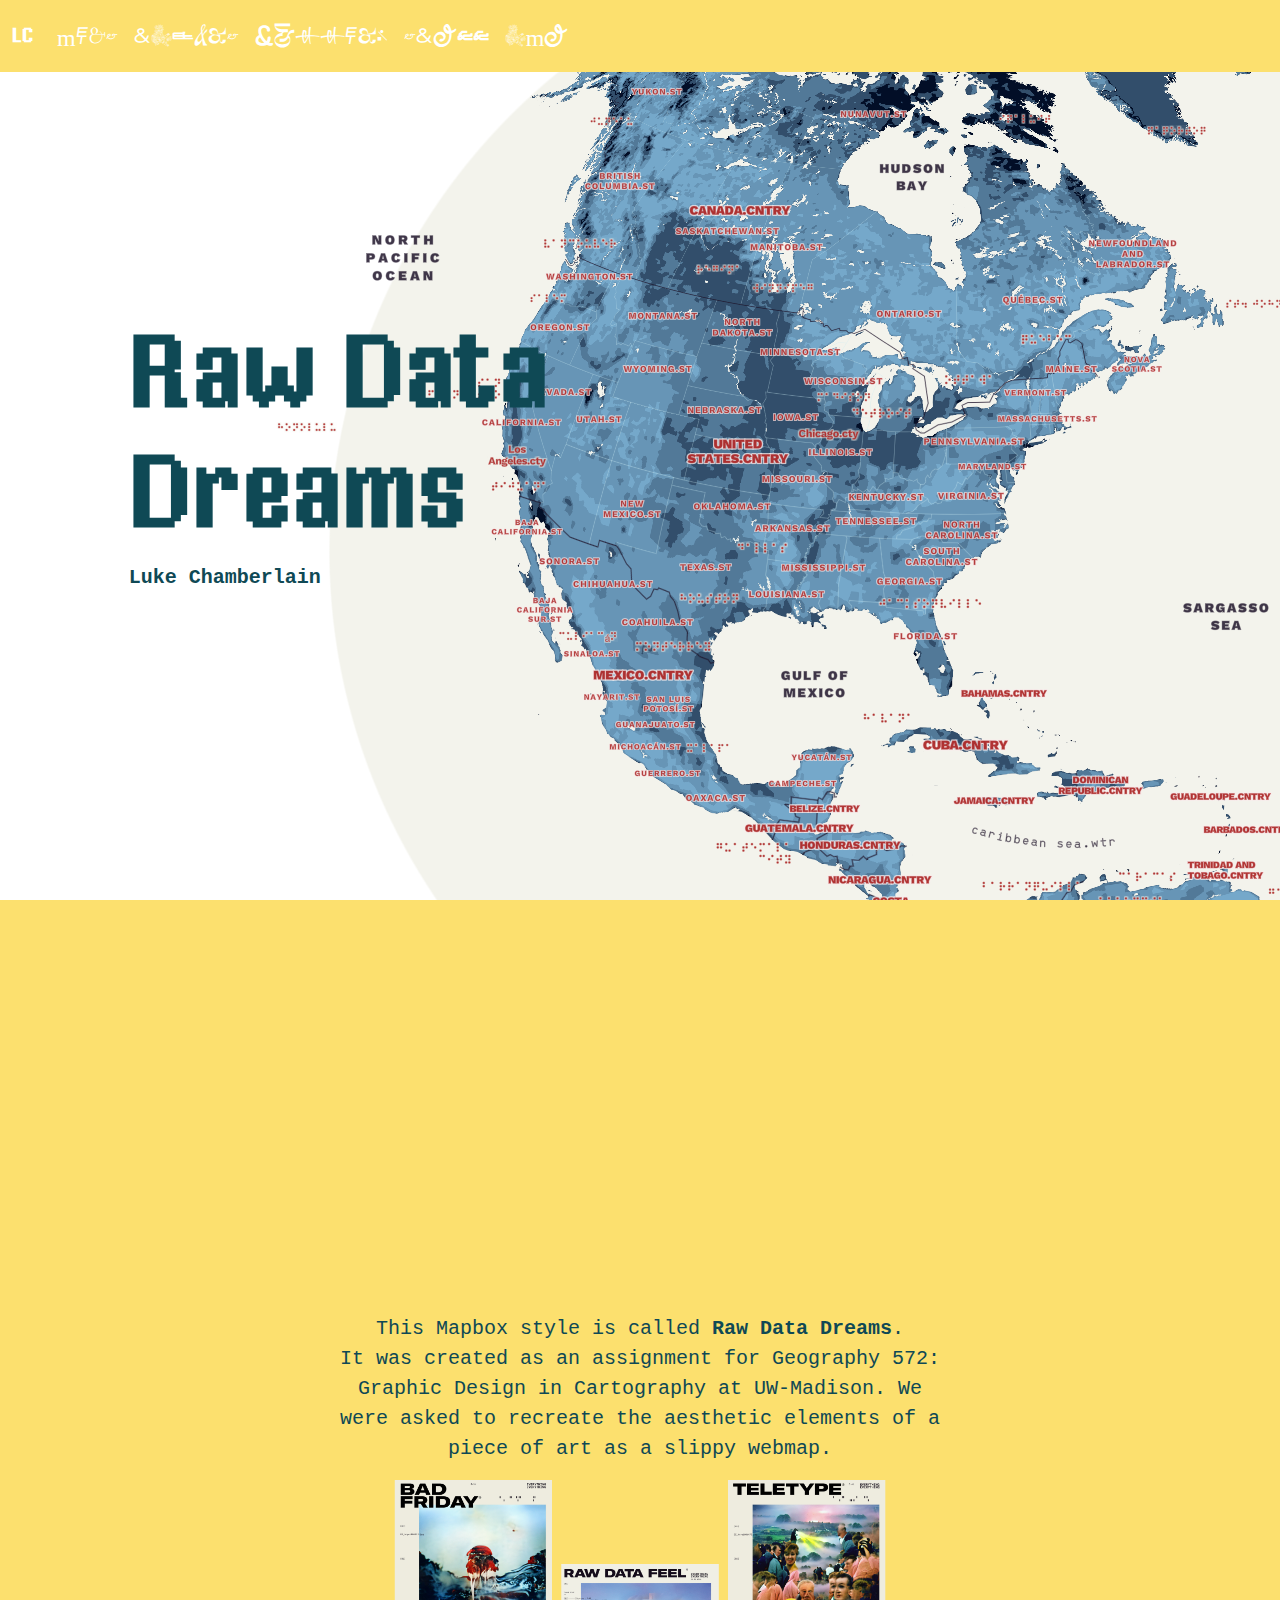
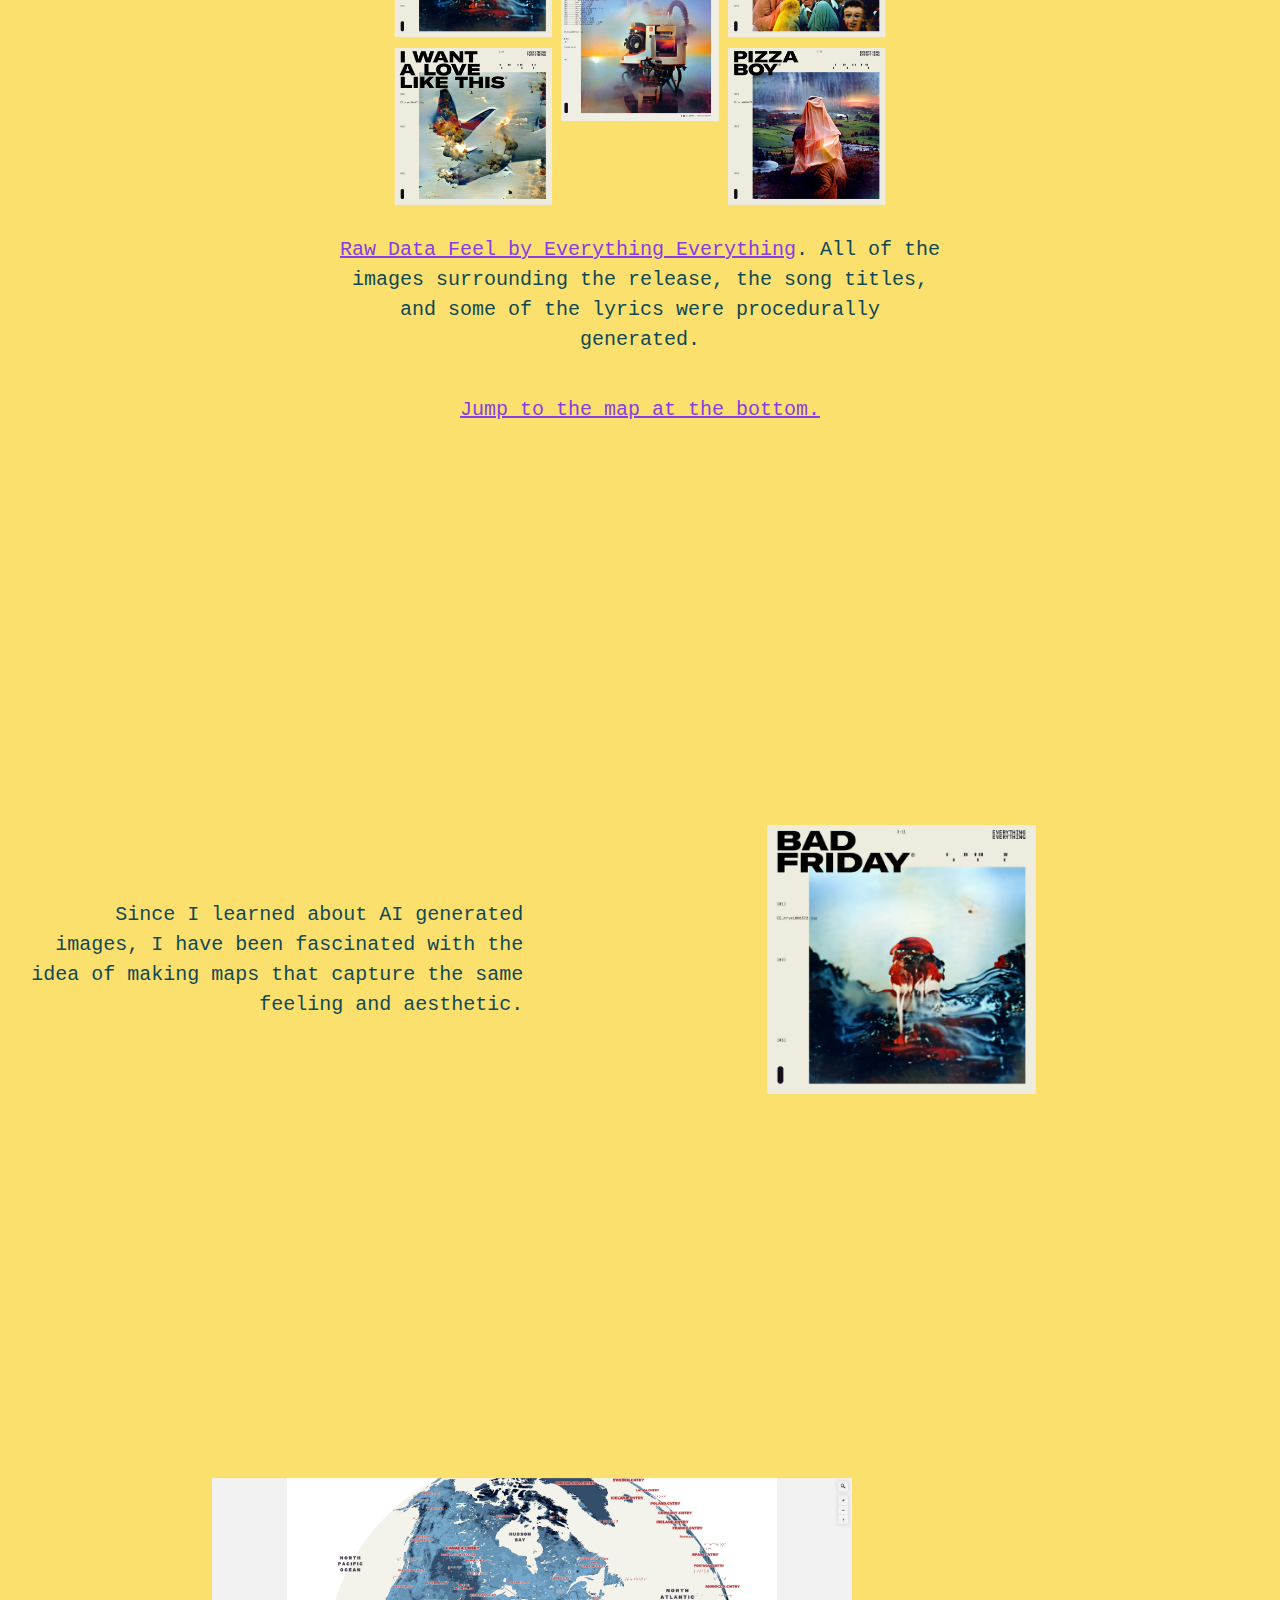
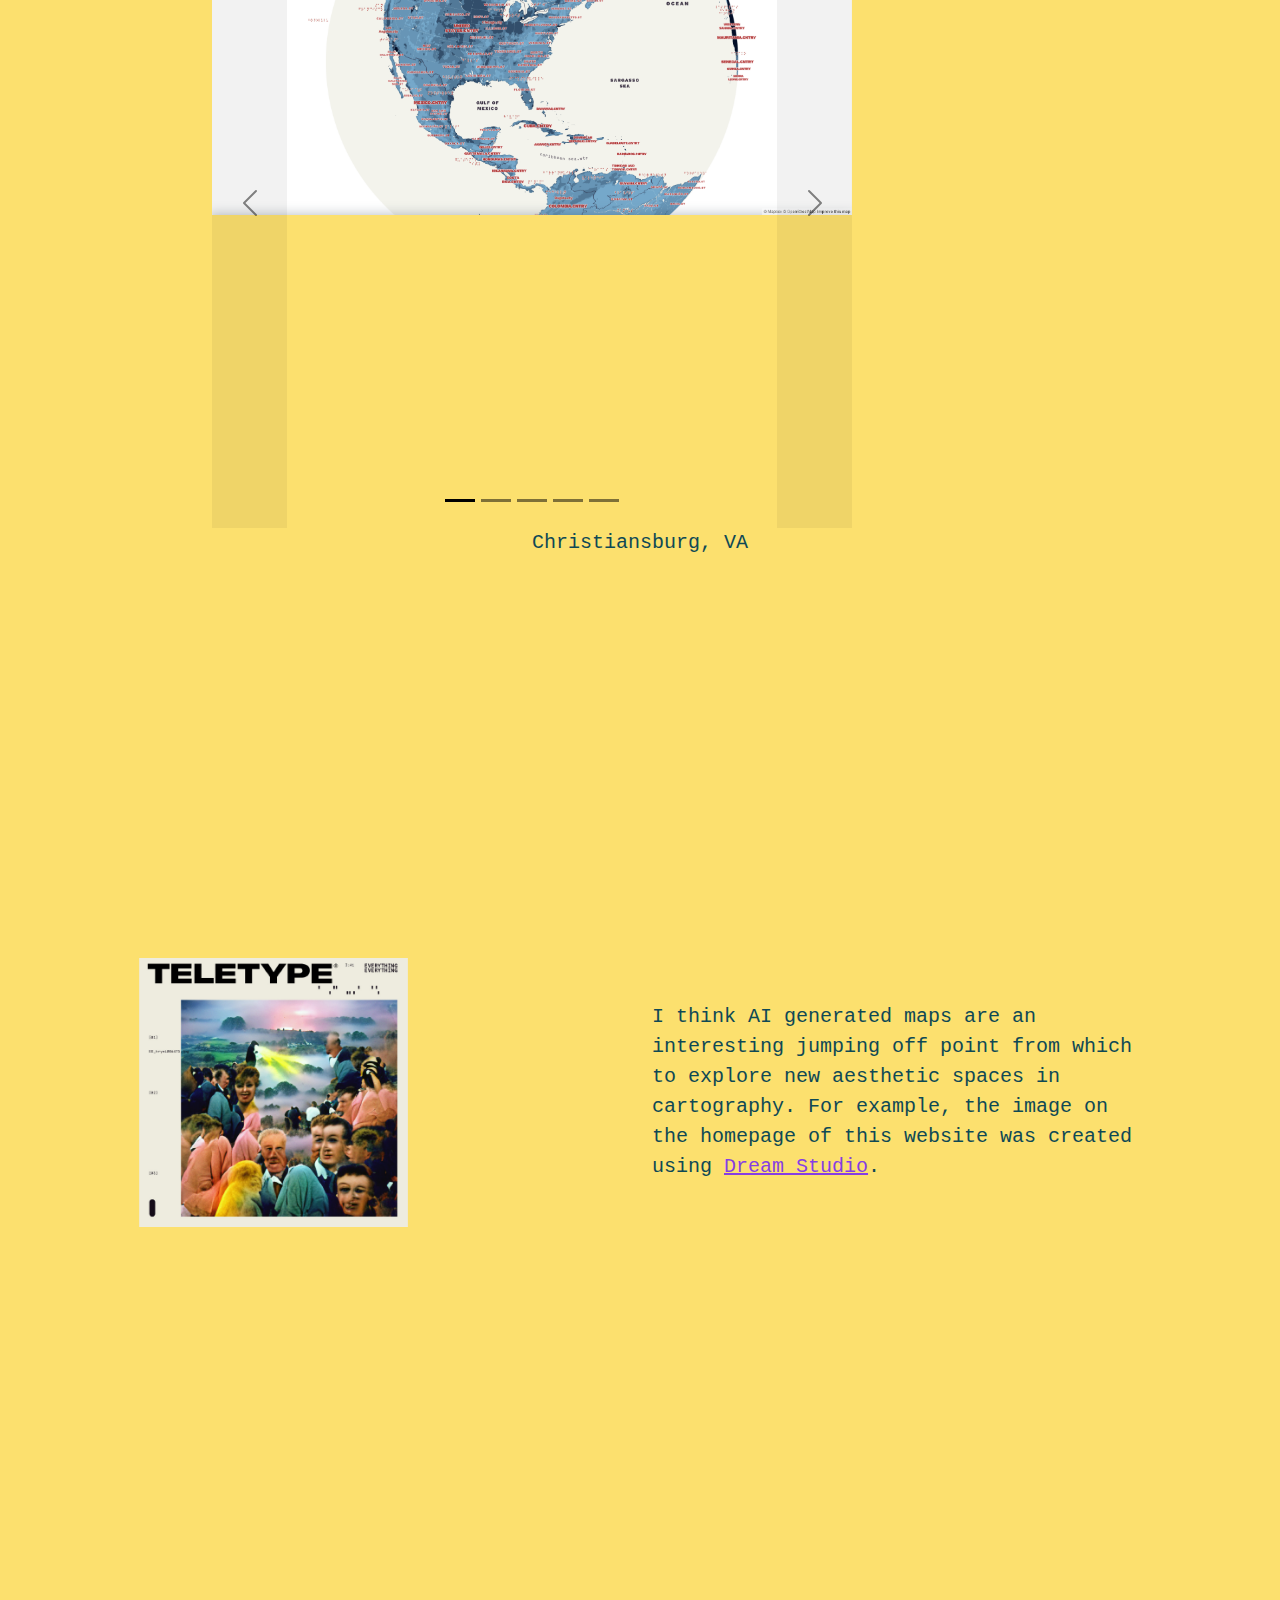
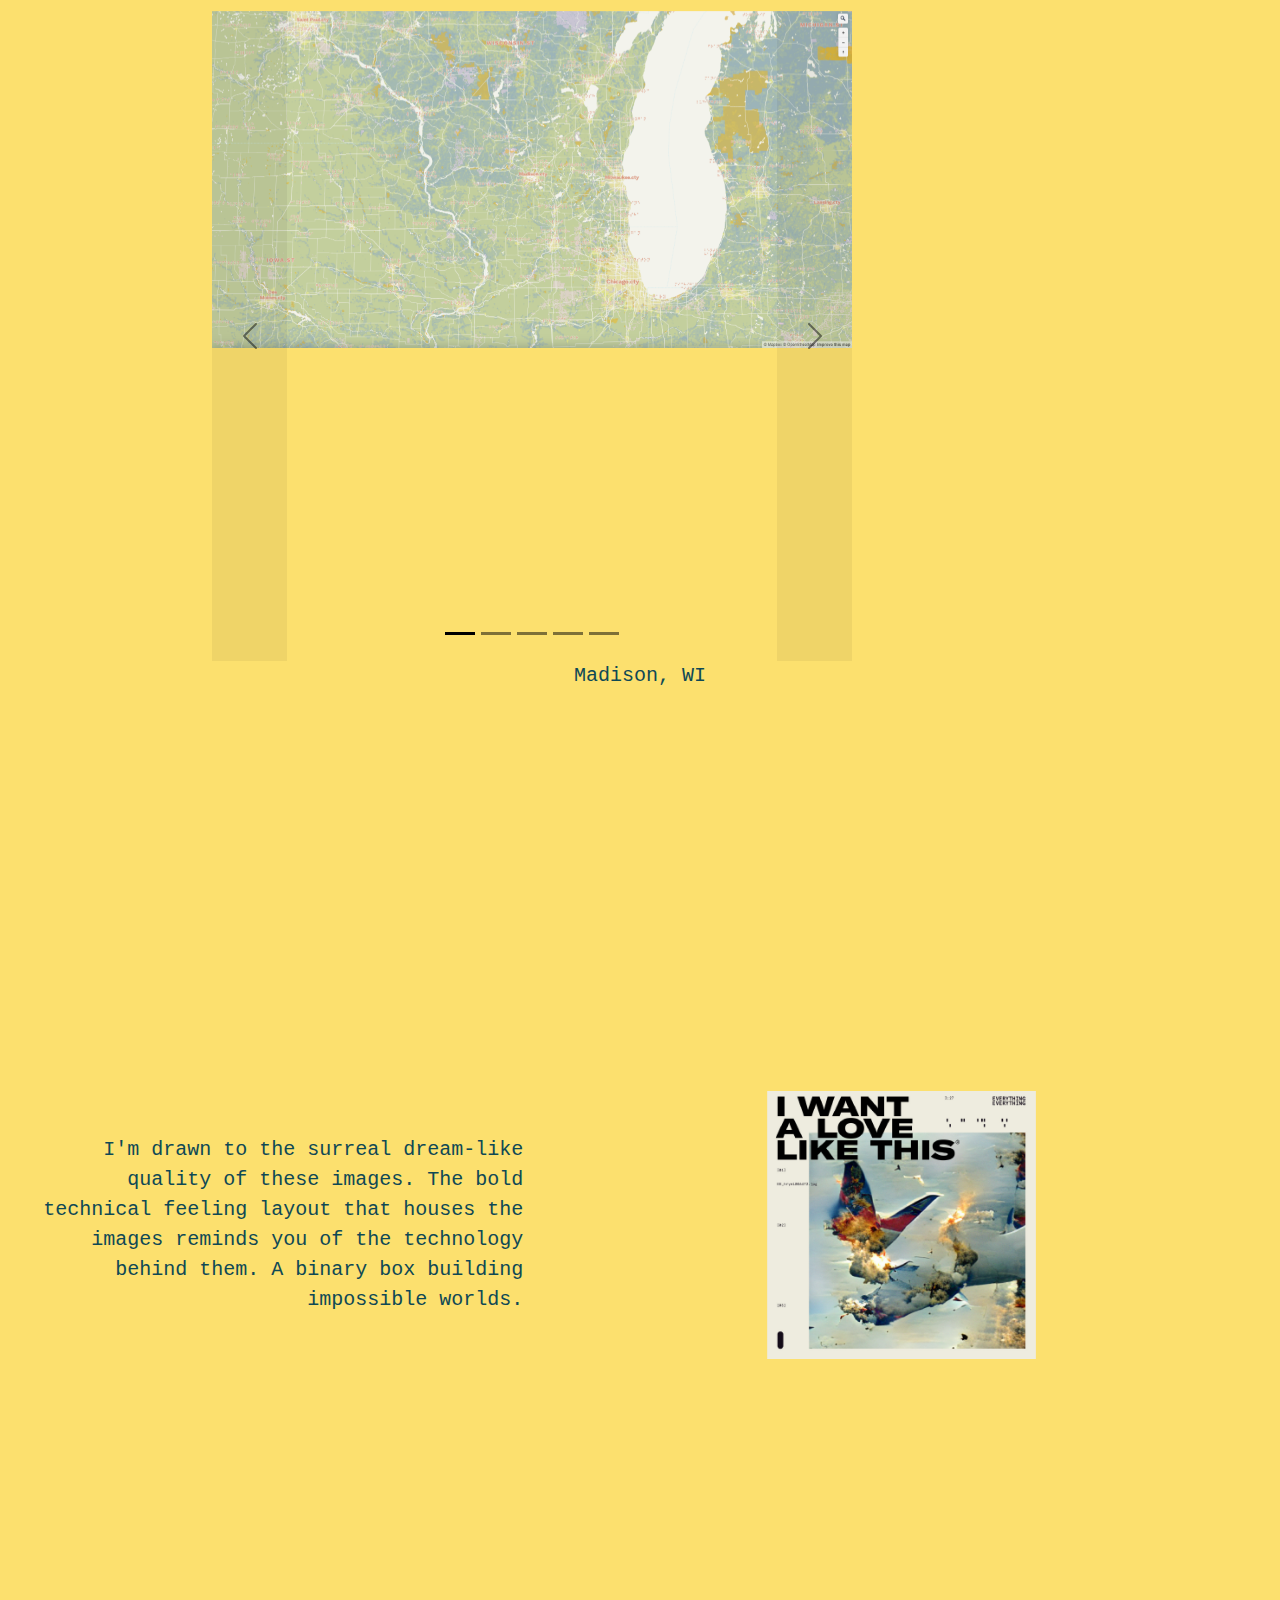
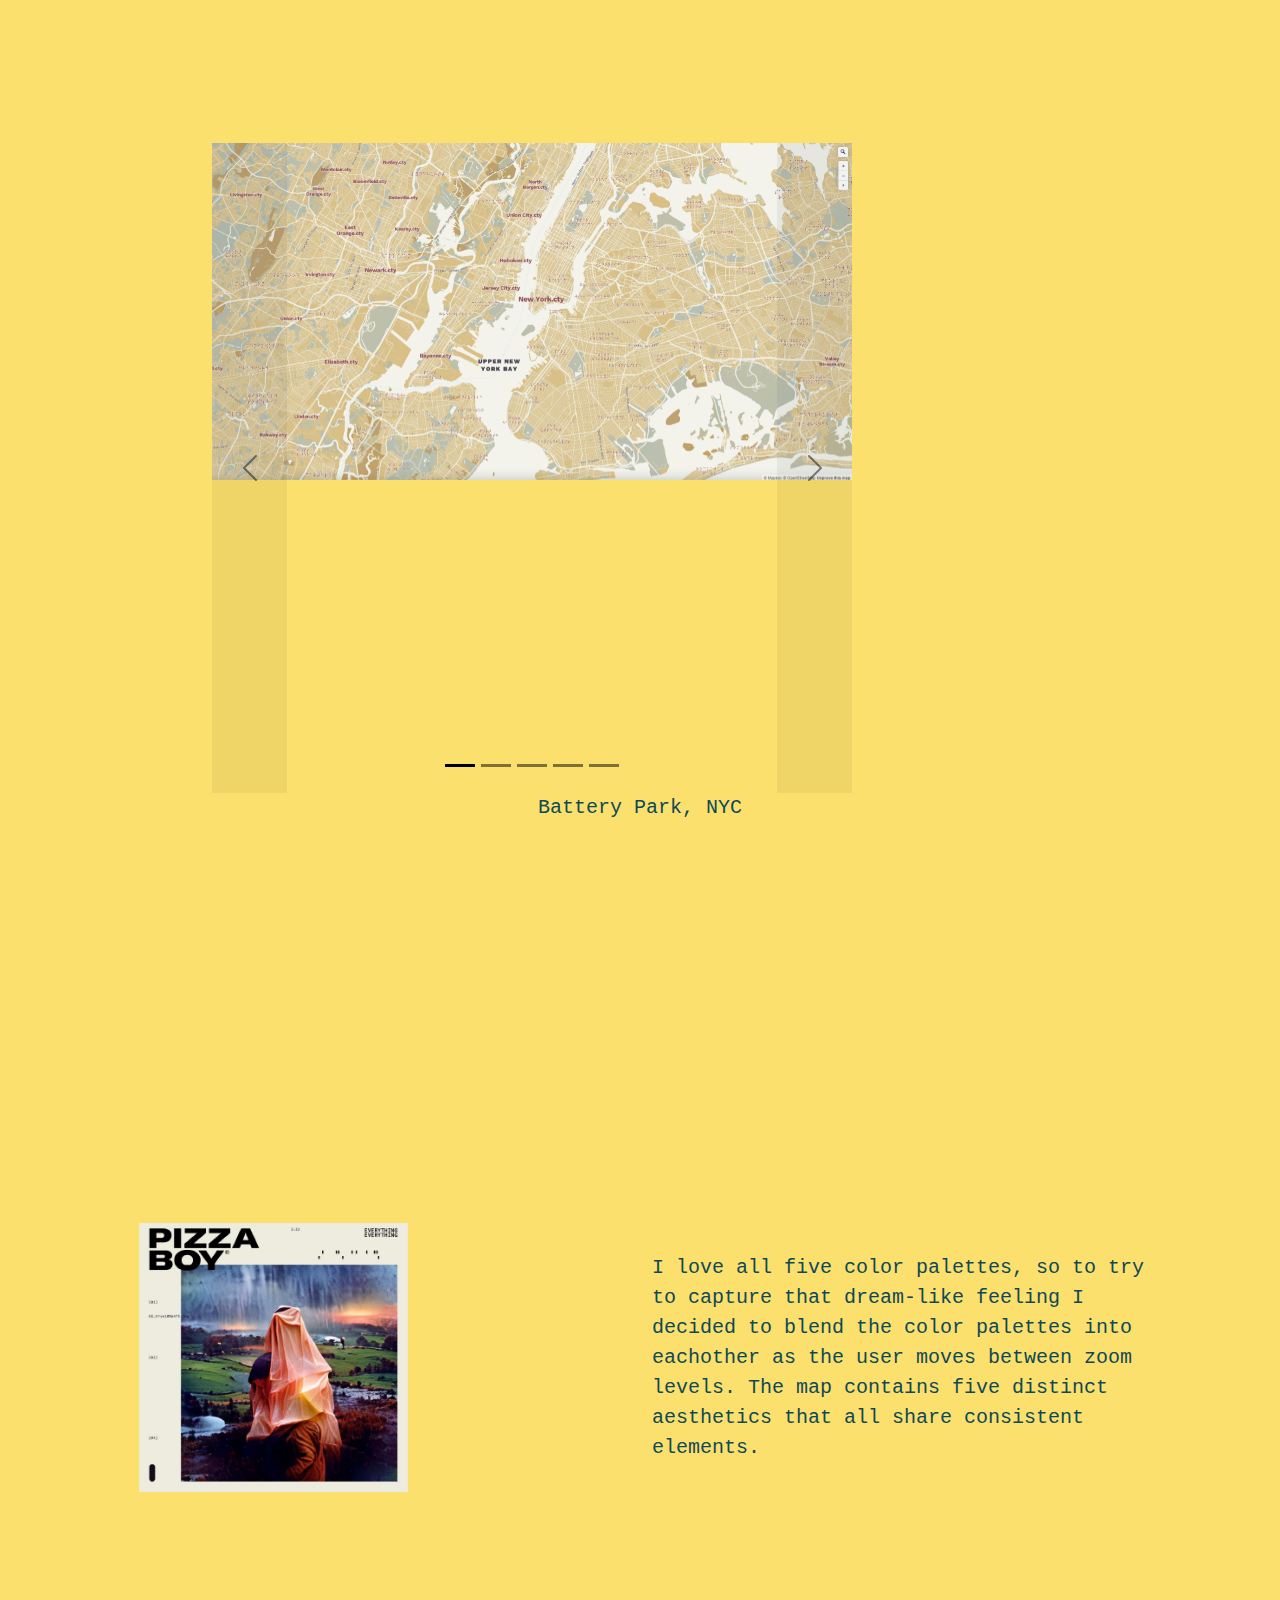
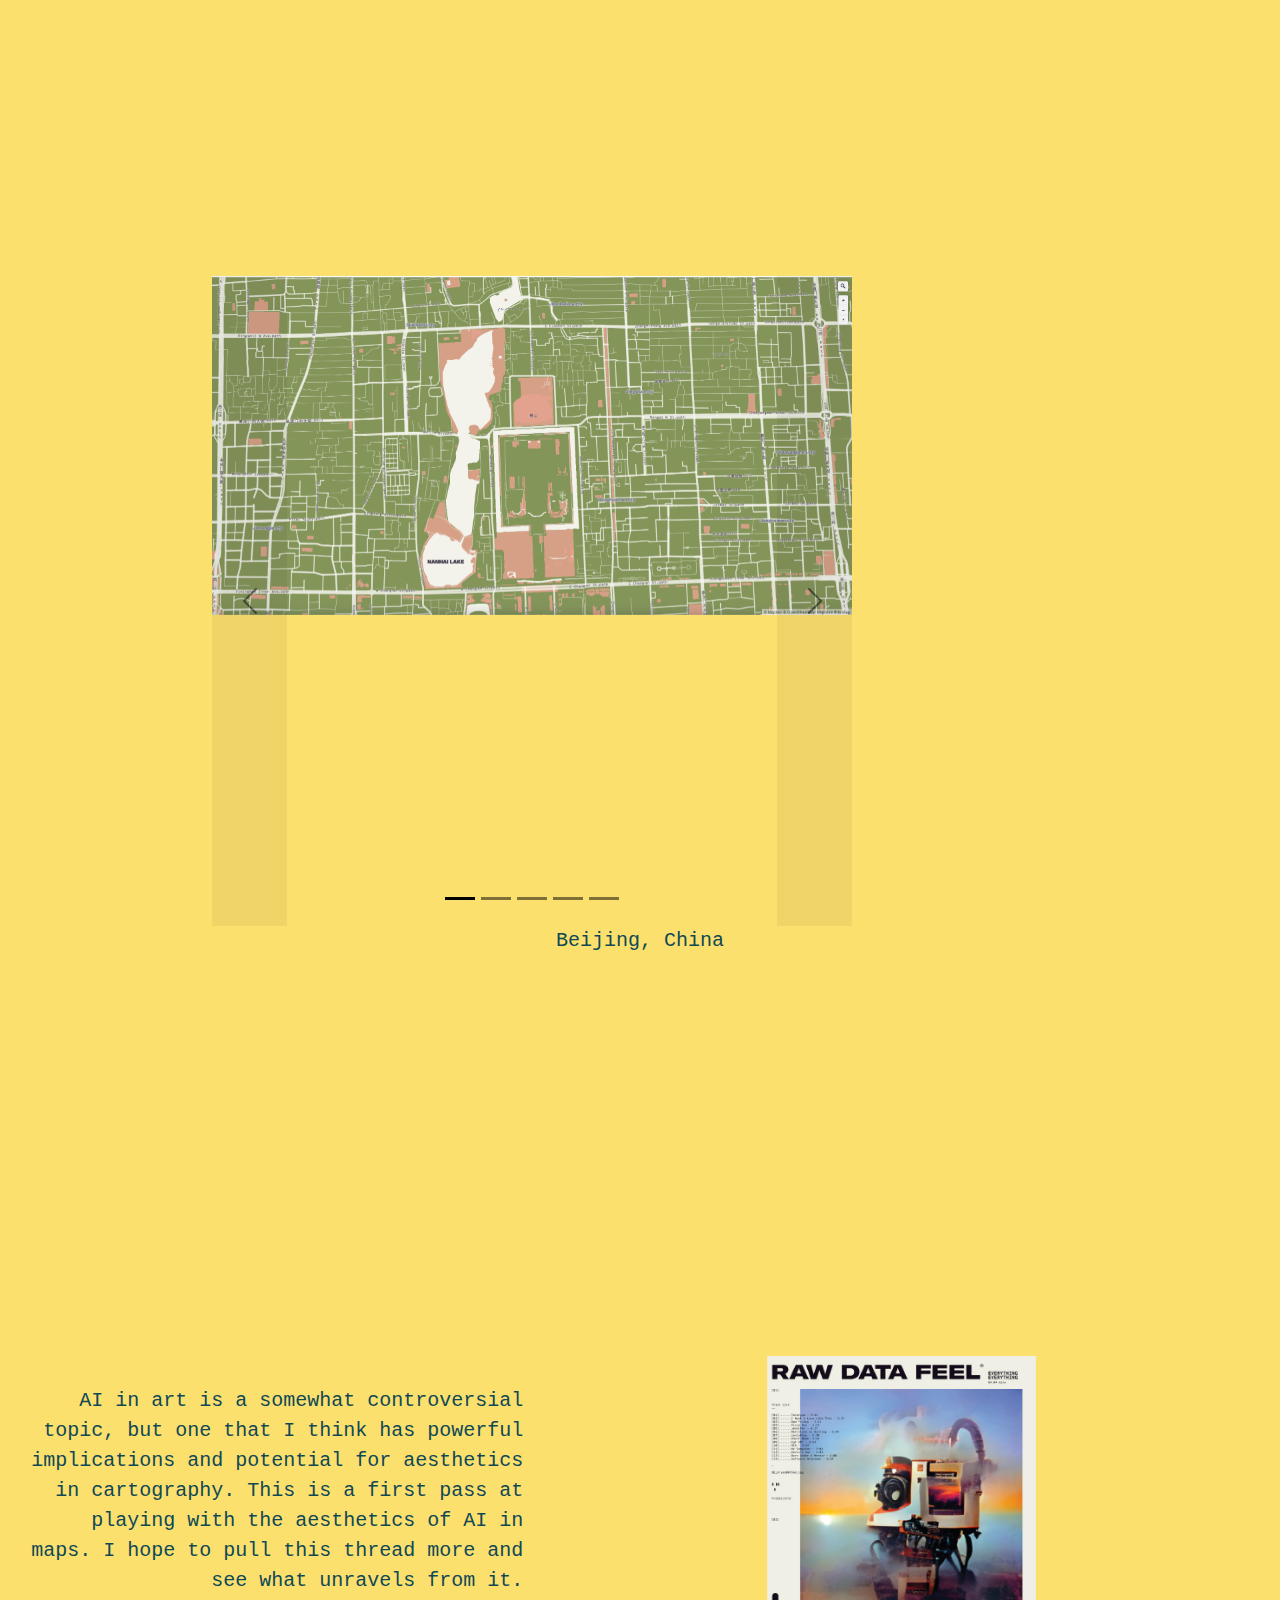
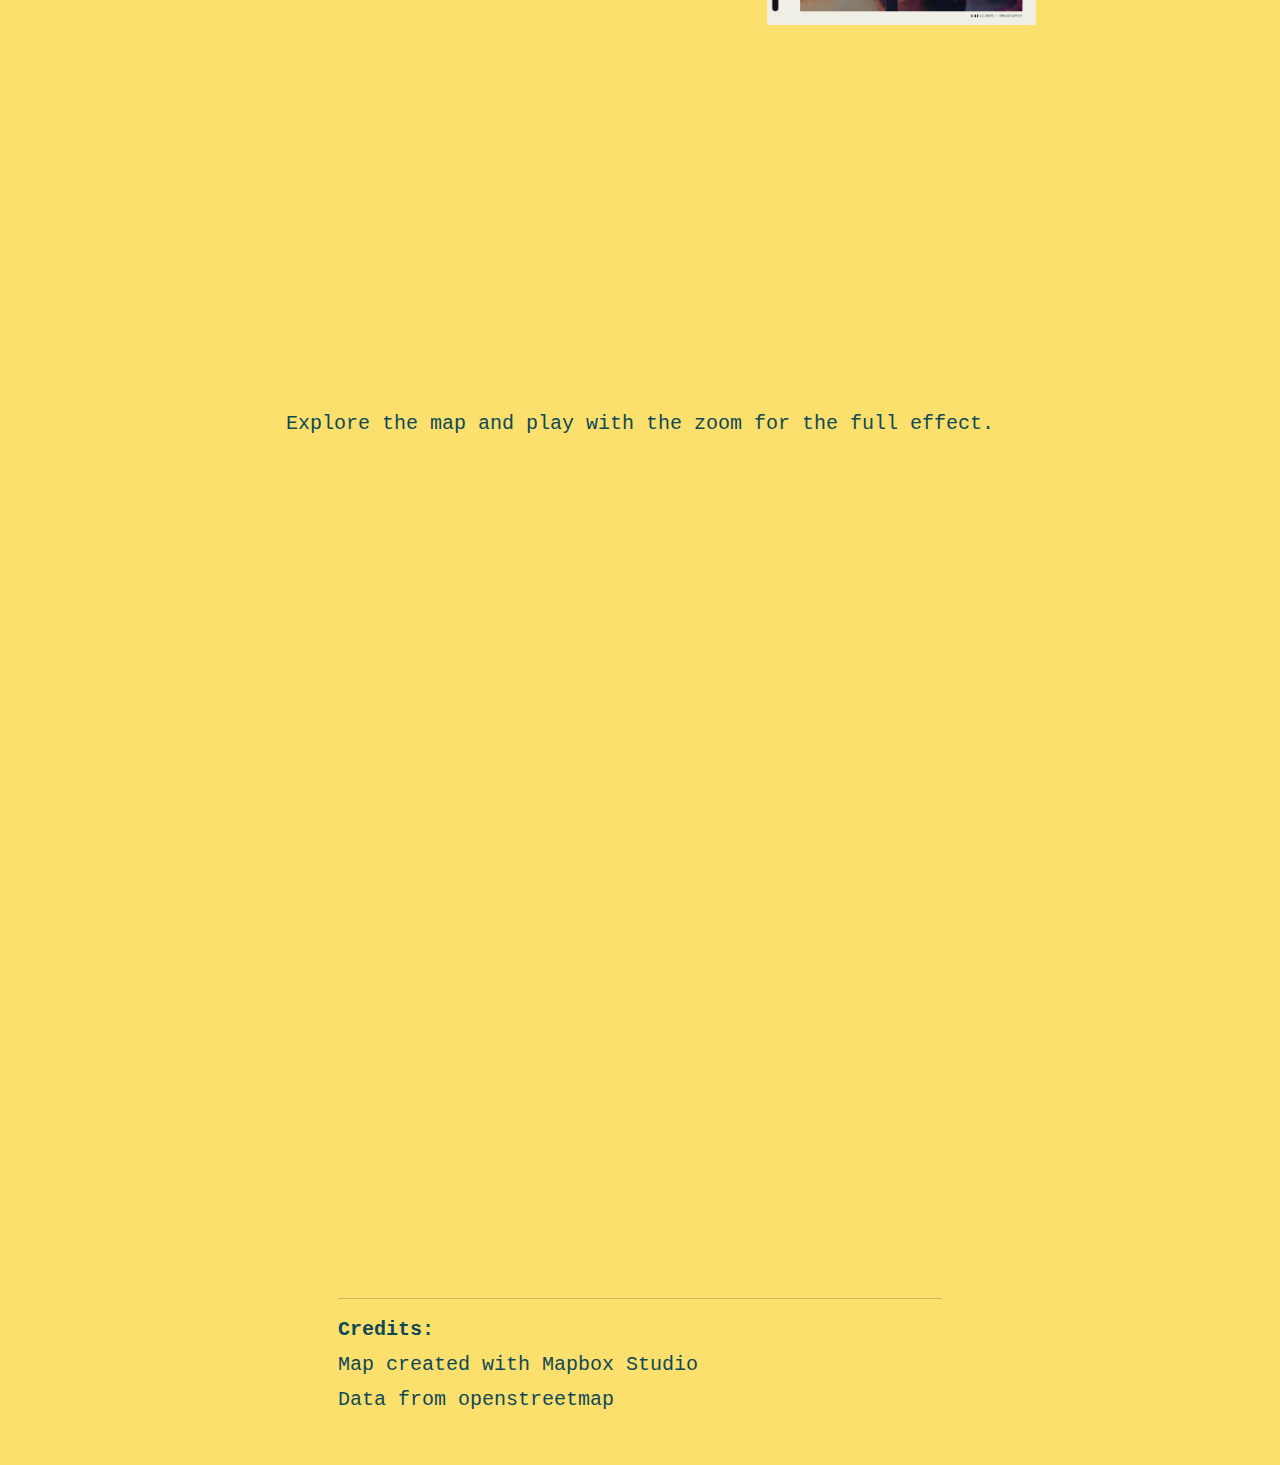
<file: portfolio/rawdata.html>
<!DOCTYPE html>
<html lang="en">

<head>
    <title>Raw Data Dreams Tileset</title>
    <meta charset="utf-8">
    <meta name="viewport" content="width=device-width, initial-scale=1">

    <link rel="stylesheet" href="../lib/scrollmap.css">
    <link rel="stylesheet" href="../lib/bootstrap.min.css">
    <link rel="stylesheet" href="../css/style.css">

    <link rel="preconnect" href="https://fonts.googleapis.com">
    <link rel="preconnect" href="https://fonts.gstatic.com" crossorigin>
    <link href="https://fonts.googleapis.com/css2?family=Goudy+Bookletter+1911&family=Niconne&display=swap"
        rel="stylesheet">
    <style>
        @font-face {
            font-family: 'misterPixel';
            src: url(../Mister_Pixel_Regular.otf);
        }

        @font-face {
            font-family: 'Saintjean-Regular';
            src: url(../Saintjean-Regular.otf)
        }
    </style>
</head>

<body>
        <!-- Create the navbar -->
        <nav class="navbar navbar-expand-sm navbar-default">
            <!-- Container inside the navbar header to span the page -->
            <div class="container-fluid">
                <!-- Creates the navbar header -->
                <a class="navbar-brand" href="../index.html">LC</a>
    
                <!-- Links to include in navbar -->
                <div class="collapse navbar-collapse" id="navbarNav">
                    <!-- Unordered list for links on navbar -->
                    <ul class="navbar-nav">
    
                        <li class="nav-item">
                            <a class="nav-link" href="../index.html#portfolio">maps</a>
                        </li>
                        <li class="nav-item">
                            <a class="nav-link" href="../index.html#things">things</a>
                        </li>
                        <li class="nav-item">
                            <a class="nav-link" href="../index.html#collage">collage</a>
                        </li>
                        <li class="nav-item">
                            <a class="nav-link" href="../index.html#cv">stuff</a>
                        </li>
                        <li class="nav-item">
                            <a class="nav-link" href="../index.html#contact">hmu</a>
                        </li>
                    </ul>
                </div> <!-- end .navbar-collapse -->
            </div> <!-- end .container-fluid -->
        </nav> <!-- end navigation bar -->


    <div class="content">
        <!--title block, background image is title image-->
        <div class="row" style="background-image:url(../assets/cburg_zoom3.PNG)">
            <div class="left title">
                <!--title text-->
                <h1><b>Raw Data Dreams</b></h1>
                <!--subtitle or author-->
                <p class="author"><b>Luke Chamberlain</b></p>
            </div>
        </div>

        <!--image block-->
        <div class="row">
            <div class="center">

                <p><br>This Mapbox style is called <b>Raw Data Dreams</b>. <br> It was created as an assignment for
                    Geography 572: Graphic Design in Cartography at UW-Madison. We
                    were asked to recreate the aesthetic elements of a piece of art as a slippy webmap. <br></p>
                <img class="fit" src="../assets/rawdata/albumcovers.png">
                <p>
                    <br>
                    <a href="https://everythingeverything.bandcamp.com/album/raw-data-feel" target="_blank">Raw Data
                        Feel by Everything Everything</a>. All of the images surrounding the release, the song titles,
                    and some of the lyrics were procedurally generated.
                </p>
                <br>
                <p class="jump"><a href="#embed-anchor-bottom">Jump to the map at the bottom.</a></p>
            </div>
        </div>

        <div class="row">
            <div class="right">
                <p class="vert-center" style="text-align: right;">Since I learned about AI generated images, I have been
                    fascinated with the idea of making maps that capture the same feeling and aesthetic.
                </p>
            </div>
            <div class="left">
                <img class="fit" src="../assets/rawdata/badfriday.png">
            </div>
        </div>

        <!--bootstrap carousel, centered-->
        <div class="row">
            <div class="center-wide">

                <!--slideshow of images, also known as a carousel-->
                <!--remove "carousel-dark" if you want a lighter version of the carousel-->
                <div id="carousel" class="carousel carousel-dark slide" data-bs-ride="carousel">
                    <!--indicator buttons at the bottom of the carousel that show the total number of slides-->
                    <div class="carousel-indicators">
                        <!--there should be as many of these buttons as there are slides in your carousel-->
                        <button type="button" data-bs-target="#carousel" data-bs-slide-to="0" class="active"
                            aria-current="true" aria-label="Slide 1"></button>
                        <button type="button" data-bs-target="#carousel" data-bs-slide-to="1"
                            aria-label="Slide 2"></button>
                        <button type="button" data-bs-target="#carousel" data-bs-slide-to="2"
                            aria-label="Slide 3"></button>
                        <button type="button" data-bs-target="#carousel" data-bs-slide-to="3"
                            aria-label="Slide 4"></button>
                        <button type="button" data-bs-target="#carousel" data-bs-slide-to="4"
                            aria-label="Slide 5"></button>

                    </div>
                    <!--images in the carousel-->
                    <div class="carousel-inner">
                        <div class="carousel-item active">
                            <img src="../assets/rawdata/cburg_zoom3.PNG" class="w-100" alt="...">
                        </div>
                        <div class="carousel-item">
                            <img src="../assets/rawdata/cburg_zoom4.PNG" class="w-100" alt="...">
                        </div>
                        <div class="carousel-item">
                            <img src="../assets/rawdata/cburg_zoom5.PNG" class="w-100" alt="...">
                        </div>
                        <div class="carousel-item">
                            <img src="../assets/rawdata/cburg_zoom6.PNG" class="w-100" alt="...">
                        </div>
                        <div class="carousel-item">
                            <img src="../assets/rawdata/cburg_zoom7.PNG" class="w-100" alt="...">
                        </div>

                    </div>
                    <!--previous/next buttons that allow users to click from one slide to the next-->
                    <button id="prev-button" class="carousel-control-prev" type="button" data-bs-target="#carousel"
                        data-bs-slide="prev">
                        <span class="carousel-control-prev-icon" aria-hidden="true"></span>
                        <span class="visually-hidden">Previous</span>
                    </button>
                    <button id="next-button" class="carousel-control-next" type="button" data-bs-target="#carousel"
                        data-bs-slide="next">
                        <span class="carousel-control-next-icon" aria-hidden="true"></span>
                        <span class="visually-hidden">Next</span>
                    </button>
                </div>
                <p>Christiansburg, VA</p>
            </div>
        </div>

        <div class="row">
            <div class="right">
                <img class="fit" src="../assets/rawdata/teletype.png">
            </div>
            <div class="left">
                <p class="vert-center">I think AI generated maps are an interesting jumping off point from which to
                    explore new aesthetic spaces in cartography. For example, the image on the homepage of this website
                    was
                    created using <a href="https://beta.dreamstudio.ai/dream" target="_blank">Dream Studio</a>.
                </p>
            </div>
        </div>

        <!--bootstrap carousel, centered-->
        <div class="row">
            <div class="center-wide">

                <!--slideshow of images, also known as a carousel-->
                <!--remove "carousel-dark" if you want a lighter version of the carousel-->
                <div id="carousel2" class="carousel carousel-dark slide" data-bs-ride="carousel">
                    <!--indicator buttons at the bottom of the carousel that show the total number of slides-->
                    <div class="carousel-indicators">
                        <!--there should be as many of these buttons as there are slides in your carousel-->
                        <button type="button" data-bs-target="#carousel2" data-bs-slide-to="0" class="active"
                            aria-current="true" aria-label="Slide 1"></button>
                        <button type="button" data-bs-target="#carousel2" data-bs-slide-to="1"
                            aria-label="Slide 2"></button>
                        <button type="button" data-bs-target="#carousel2" data-bs-slide-to="2"
                            aria-label="Slide 3"></button>
                        <button type="button" data-bs-target="#carousel2" data-bs-slide-to="3"
                            aria-label="Slide 4"></button>
                        <button type="button" data-bs-target="#carousel2" data-bs-slide-to="4"
                            aria-label="Slide 5"></button>

                    </div>
                    <!--images in the carousel-->
                    <div class="carousel-inner">
                        <div class="carousel-item active">
                            <img src="../assets/rawdata/madison_zoom7.PNG" class="w-100" alt="...">
                        </div>
                        <div class="carousel-item">
                            <img src="../assets/rawdata/madison_zoom8.PNG" class="w-100" alt="...">
                        </div>
                        <div class="carousel-item">
                            <img src="../assets/rawdata/madison_zoom9.PNG" class="w-100" alt="...">
                        </div>
                        <div class="carousel-item">
                            <img src="../assets/rawdata/madison_zoom10.PNG" class="w-100" alt="...">
                        </div>
                        <div class="carousel-item">
                            <img src="../assets/rawdata/madison_zoom11.PNG" class="w-100" alt="...">
                        </div>

                    </div>
                    <!--previous/next buttons that allow users to click from one slide to the next-->
                    <button id="prev-button" class="carousel-control-prev" type="button" data-bs-target="#carousel2"
                        data-bs-slide="prev">
                        <span class="carousel-control-prev-icon" aria-hidden="true"></span>
                        <span class="visually-hidden">Previous</span>
                    </button>
                    <button id="next-button" class="carousel-control-next" type="button" data-bs-target="#carousel2"
                        data-bs-slide="next">
                        <span class="carousel-control-next-icon" aria-hidden="true"></span>
                        <span class="visually-hidden">Next</span>
                    </button>
                </div>
                <p>Madison, WI</p>
            </div>
        </div>

        <div class="row">
            <div class="right">
                <p class="vert-center" style="text-align: right;">I'm drawn to the surreal dream-like quality of these
                    images. The bold technical feeling layout that houses the images reminds you of the technology
                    behind them.
                    A binary box building impossible worlds.
                </p>
            </div>
            <div class="left">
                <img class="fit" src="../assets/rawdata/lovelikethis.png">
            </div>
        </div>

        <!--bootstrap carousel, centered-->
        <div class="row">
            <div class="center-wide">

                <!--slideshow of images, also known as a carousel-->
                <!--remove "carousel-dark" if you want a lighter version of the carousel-->
                <div id="carousel3" class="carousel carousel-dark slide" data-bs-ride="carousel3">
                    <!--indicator buttons at the bottom of the carousel that show the total number of slides-->
                    <div class="carousel-indicators">
                        <!--there should be as many of these buttons as there are slides in your carousel-->
                        <button type="button" data-bs-target="#carousel3" data-bs-slide-to="0" class="active"
                            aria-current="true" aria-label="Slide 1"></button>
                        <button type="button" data-bs-target="#carousel3" data-bs-slide-to="1"
                            aria-label="Slide 2"></button>
                        <button type="button" data-bs-target="#carousel3" data-bs-slide-to="2"
                            aria-label="Slide 3"></button>
                        <button type="button" data-bs-target="#carousel3" data-bs-slide-to="3"
                            aria-label="Slide 4"></button>
                        <button type="button" data-bs-target="#carousel3" data-bs-slide-to="4"
                            aria-label="Slide 5"></button>

                    </div>
                    <!--images in the carousel-->
                    <div class="carousel-inner">
                        <div class="carousel-item active">
                            <img src="../assets/rawdata/batterypark_zoom11.PNG" class="w-100" alt="...">
                        </div>
                        <div class="carousel-item">
                            <img src="../assets/rawdata/batterypark_zoom12.PNG" class="w-100" alt="...">
                        </div>
                        <div class="carousel-item">
                            <img src="../assets/rawdata/batterypark_zoom13.PNG" class="w-100" alt="...">
                        </div>
                        <div class="carousel-item">
                            <img src="../assets/rawdata/batterypark_zoom14.PNG" class="w-100" alt="...">
                        </div>
                        <div class="carousel-item">
                            <img src="../assets/rawdata/batterypark_zoom15.PNG" class="w-100" alt="...">
                        </div>

                    </div>
                    <!--previous/next buttons that allow users to click from one slide to the next-->
                    <button id="prev-button" class="carousel-control-prev" type="button" data-bs-target="#carousel3"
                        data-bs-slide="prev">
                        <span class="carousel-control-prev-icon" aria-hidden="true"></span>
                        <span class="visually-hidden">Previous</span>
                    </button>
                    <button id="next-button" class="carousel-control-next" type="button" data-bs-target="#carousel3"
                        data-bs-slide="next">
                        <span class="carousel-control-next-icon" aria-hidden="true"></span>
                        <span class="visually-hidden">Next</span>
                    </button>
                </div>
                <p>Battery Park, NYC</p>
            </div>
        </div>

        <div class="row">
            <div class="right">
                <img class="fit" src="../assets/rawdata/pizzaboy.png">
            </div>
            <div class="left">
                <p class="vert-center">I love all five color palettes, so to try to capture that dream-like feeling I
                    decided to blend the color palettes
                    into eachother as the user moves between zoom levels.
                    The map contains five distinct aesthetics that all share consistent elements.
                </p>
            </div>
        </div>

        <div class="row">
            <div class="center-wide">

                <!--slideshow of images, also known as a carousel-->
                <!--remove "carousel-dark" if you want a lighter version of the carousel-->
                <div id="carousel4" class="carousel carousel-dark slide" data-bs-ride="carousel4">
                    <!--indicator buttons at the bottom of the carousel that show the total number of slides-->
                    <div class="carousel-indicators">
                        <!--there should be as many of these buttons as there are slides in your carousel-->
                        <button type="button" data-bs-target="#carousel4" data-bs-slide-to="0" class="active"
                            aria-current="true" aria-label="Slide 1"></button>
                        <button type="button" data-bs-target="#carousel4" data-bs-slide-to="1"
                            aria-label="Slide 2"></button>
                        <button type="button" data-bs-target="#carousel4" data-bs-slide-to="2"
                            aria-label="Slide 3"></button>
                        <button type="button" data-bs-target="#carousel4" data-bs-slide-to="3"
                            aria-label="Slide 4"></button>
                        <button type="button" data-bs-target="#carousel4" data-bs-slide-to="4"
                            aria-label="Slide 5"></button>

                    </div>
                    <!--images in the carousel-->
                    <div class="carousel-inner">
                        <div class="carousel-item active">
                            <img src="../assets/rawdata/beijing_zoom14.PNG" class="w-100" alt="...">
                        </div>
                        <div class="carousel-item">
                            <img src="../assets/rawdata/beijing_zoom15.PNG" class="w-100" alt="...">
                        </div>
                        <div class="carousel-item">
                            <img src="../assets/rawdata/beijing_zoom16.PNG" class="w-100" alt="...">
                        </div>
                        <div class="carousel-item">
                            <img src="../assets/rawdata/beijing_zoom17.PNG" class="w-100" alt="...">
                        </div>
                        <div class="carousel-item">
                            <img src="../assets/rawdata/beijing_zoom18.PNG" class="w-100" alt="...">
                        </div>

                    </div>
                    <!--previous/next buttons that allow users to click from one slide to the next-->
                    <button id="prev-button" class="carousel-control-prev" type="button" data-bs-target="#carousel4"
                        data-bs-slide="prev">
                        <span class="carousel-control-prev-icon" aria-hidden="true"></span>
                        <span class="visually-hidden">Previous</span>
                    </button>
                    <button id="next-button" class="carousel-control-next" type="button" data-bs-target="#carousel4"
                        data-bs-slide="next">
                        <span class="carousel-control-next-icon" aria-hidden="true"></span>
                        <span class="visually-hidden">Next</span>
                    </button>
                </div>
                <p>Beijing, China</p>
            </div>
        </div>

        <div class="row">
            <div class="right">
                <p class="vert-center" style="text-align: right;">AI in art is a somewhat controversial topic, but one
                    that I think has powerful implications and potential for aesthetics in cartography.
                    This is a first pass at playing with the aesthetics of AI in maps.
                    I hope to pull this thread more and see what unravels from it.
                </p>
            </div>
            <div class="left">
                <img class="fit" src="../assets/rawdata/rawdatafeel.png">
            </div>
        </div>


        <!--mapbox iframe-->

        <div class="row sm-margin">
            <a id="embed-anchor-bottom"></a>
            <div class="center-wide">
                <p>Explore the map and play with the zoom for the full effect.</p>

                <iframe width='100%' height='500px'
                    src="https://api.mapbox.com/styles/v1/jlukechamber/cl9yb2omh000p14k6ki2eorwc.html?title=false&access_token=pk.eyJ1Ijoiamx1a2VjaGFtYmVyIiwiYSI6ImNqcm1nb29rYjBndTUzeW9vYjk5N2N3eGMifQ.M0aZt6pqaXZhRr265climA&zoomwheel=false#2.63/35.17/-82.34/0/4"
                    title="Raw Data Feel" style="border:none;"></iframe>
            </div>
        </div>
        <!--text block-->
        <div class="row no-margin">
            <div class="center">
                <div class="credits">
                    <hr>
                    <p><b>Credits:</b></p>
                    <p>Map created with Mapbox Studio</p>
                    <p>Data from openstreetmap</p>
                </div>
            </div>
        </div>

    </div>
    </div>
    <script type="text/javascript" src="../lib/scrollmap.js"></script>
    <script type="text/javascript" src="../lib/bootstrap.min.js"></script>

</body>

</html>
</file>
<file: lib/scrollmap.css>
body{
    overflow-x:hidden;
}
.scroll-container{
    display:block;
}

/*background/foreground*/
.background-item{
    width:100%;
    height:100vh;
    z-index:0;
    position:sticky;
    display:block;
    top:0;
    margin-bottom:20%;
}
.foreground-item{
    position:relative;
    padding-bottom:50%;
}
.hidden{
    display:none;
}

/*positioning*/
.center, .center-wide{
    text-align:center;
}
.half-width{
    width:50%;
}
.full-width, .fit{
    width:100%;
}
.half-height{
    height:50%;
}
.full-height, .fill{
    height:100%;
}

/*title*/
.title{
    height:100vh;   
}
.title h1{
    font-size:100px;
}

/*bottom margin styles*/
.row{
    margin-bottom:30%;
    padding-right: var(--bs-gutter-x,.75rem);
    padding-left: var(--bs-gutter-x,.75rem);
}

/*smaller bottom margin for rows in the foreground*/
.foreground-item > .row{
    margin-bottom:60%;
}
.no-margin{
    margin-bottom:0 !important;
}
.lg-margin{
    margin-bottom:100% !important;
}
.sm-margin{
    margin-bottom:25% !important;
}

/*block styles*/
.rounded{
    border-radius:10%;
}
.background-white{
    background-color:white;
    padding:20px;
}
.background-transparent{
    background-color:rgba(255,255,255,0.8);
    padding:20px;
}

/*credits section*/
.credits{
    text-align:left;
    margin-bottom:50px;
}
.credits > p{
    margin-bottom:5px;
}

/*interactions*/
.no-event{
    pointer-events:none;
}

/*temp*/
#map, #background-map, .full-screen{
    height:100vh;
    width:100vw;
}

@media screen and (min-width: 1200px) {
    .center{
        flex: 0 0 auto;
        margin-left:25%;
        width:50% !important;
    }
    .center-wide{
        flex: 0 0 auto;
        margin-left:15%;
        width:70% !important;
    }
    .left{
        flex: 0 0 auto;
        margin-left: 8.33333333%;
        width: 41.66666667% !important;
    }
    .right{
        flex: 0 0 auto;
        margin-left:50%;
        width: 41.66666667% !important;
    }
    .right-inline{
        width: 41.66666667% !important;
    }
}
    @media screen and (min-width: 720px) and (max-width: 1199px) {
    .center{
        flex: 0 0 auto;
        margin-left: 16.66666667%;
        width: 66.66666667% !important;
    }
    .center-wide{
        flex: 0 0 auto;
        margin-left:15%;
        width:70% !important;
    }
    .left{
        flex: 0 0 auto;
        width: 50% !important;
    }
    .right{
        flex: 0 0 auto;
        margin-left:50%;
        width: 50% !important;
    }
    .right-inline{
        flex: 0 0 auto;
        width: 50% !important;
    }

}
@media screen and (min-width: 540px) and (max-width: 719px) {
    .center, .center-wide{
        flex: 0 0 auto;
        margin-left: 8.33333333%;
        width: 83.333333333% !important;
    }
    .left{
        flex: 0 0 auto;
        width: 50% !important;
    }
    .right{
        flex: 0 0 auto;
        margin-left:50%;
        width: 50% !important;
    }
    .right-inline{
        flex: 0 0 auto;
        width: 50% !important;
    }
}
@media screen and (max-width: 539px) {
    .center, .center-wide{
        width: 100% !important;
    }
    .left{
        width: 100% !important;
    }
    .right{
        width: 100% !important;
    }
    .right-inline{
        width: 100% !important;
    }
    .row{
        margin-bottom:50%;
    }
    .foreground-item > .row{
        margin-bottom:100%;
    }
}

/*bootstrap carousel control*/
#next-button, #prev-button{
    background:rgba(0,0,0,0.1) !important;
    width:75px;
}
#next-button:hover, #prev-button:hover{
    background:rgba(0,0,0,0.2)
}
</file>
<file: css/style.css>
html{
    scroll-behavior: smooth;
}
/***** NAVBAR *****/

.navbar {
    position: fixed;
    z-index: 1;
    background-color: #fce06e;
    border-radius: 0;
    width: 100%;
    top:0;
    font-family: 'Saintjean-Regular';
}

/* Navbar title */
.navbar-default .navbar-brand {
    color: white;
    font-size: 20px;
    font-weight: bold;
    font-family: 'misterPixel';
}

/* Navbar hover effects */
.navbar-default .navbar-brand:hover,
.navbar-default .navbar-brand:focus,
.navbar-default .navbar-nav > li > a:hover,
.navbar-default .navbar-nav > li > a:focus {
    color: #8f050c;
    text-decoration: none;
}

/* Navbar links */
.navbar-default .navbar-nav > li > a {
    color: #fff;
    font-size: 24px;
    padding: 10px;
}

/* Navbar collapsed styles */
.navbar-toggler {
    color: #fff;
    border-color: #fff;
    background-color: #8f050c;
    border-radius: 4px;
    border: 1px solid;
    fill: #fff;
    font-size: 16px;
    position: relative;
    margin-right: 10px;
}

.navbar-toggler:hover,
.navbar-toggler:focus {
    background-color: #ebd122;
    color: #242424;
    fill: #242424;
    border-color: #fff;

}
.offset-nav{
    margin-top:48px;
}

/*** JUMBOTRON ***/

.jumbotron {
    background-image: url("../assets/surreal_madison.png");
    text-align: center;
    color: #fff;
    padding: 3%;
    border-radius: 0px;
}

.jumbotron h2 {
    font-size: 36px;
    font-weight: bold;
}

.img-responsive{
    width:100%;
}


/*** MASTHEAD ***/

header.masthead {
    text-align: center;
    color: white;
    /*background-image: url("../assets/surreal_madison.png");
    background-repeat: no-repeat;
    background-attachment: scroll;
    background-position: center center;
    background-size: cover;
    height: 100%;*/
}

.intro-image {
    width: 100%;
    opacity: 0.74;
}

.centered {
    position: absolute;
    top: 50%;
    left: 50%;
    transform: translate(-50%, -50%);
    text-align: center;
    font-weight: bold;
    font-size: 32pt;
    color: #8f050c;
    text-shadow: 2px 2px #eeead2
    ;
  }

  .centered-subtitle {
    font-size: 22pt;
  }
/*** CARD ***/

.card {
    background-color: #fff;
    border-color: #cccccc;
    border-width: 1px;
    width: 100%;
}

.card:hover {
    border-color: #8f050c;
    border-width: 4px;
    filter: blur(3px);
    transition: .25s ease;
}

.card-body {
    background-color: rgba(255, 255, 255, 0.315);
    /*border-width: 4px;
    border-style: groove;
    border-color:firebrick;*/
}

.card-subtitle {
    font-size: 10pt;
    
}

/*** CARD 2***/

.cardother {
    background-color: #fff;
    border-color: #cccccc;
    border-width: 1px;
    width: 100%;
}

.cardother:hover {
    border-color: #0f4955;
    border-width: 4px;
    filter: blur(3px);
    transition: .25s ease;
}

/*** Basic Text Styles ***/

#about-world {
    max-height: 200px;
}

.resume h3 {
    font-weight: bold;
}


hr {
    border-color: white;
    border-width: 2px;
}

p {
    font-family: 'Courier New', Courier, monospace;
    font-size: 20px;
}

a {
    color: #863ee3;
}

a:hover {
    color: #ebd122;
}

.container{
    padding:25px 0;
}

body {
    font-family:'misterPixel';
    background-color: #fce06e;
    color: #0f4955;
}

.portfolio-description {
    font-size: 12pt;
    padding-left: 5px;
    padding-right: 5px;
}

.portfolio-title {
    padding-left: 5px;
    padding-right: 5px;
}

@media only screen and (min-width: 0px) and (max-width: 576px) {
    .centered {font-size: 20pt;
    }
    .centered-subtitle {font-size: 12pt;
    }
}

.background-item{
    padding-top: 40px;
    padding-bottom: 40px;
}

h2{
    font-family:'Saintjean-Regular';
    font-size: 50px;
    color: #8f050c;
}

h4{
    color: #8f050c;
}

.carousel {
    width:640px;
    height: 650px;
  }
</file>
